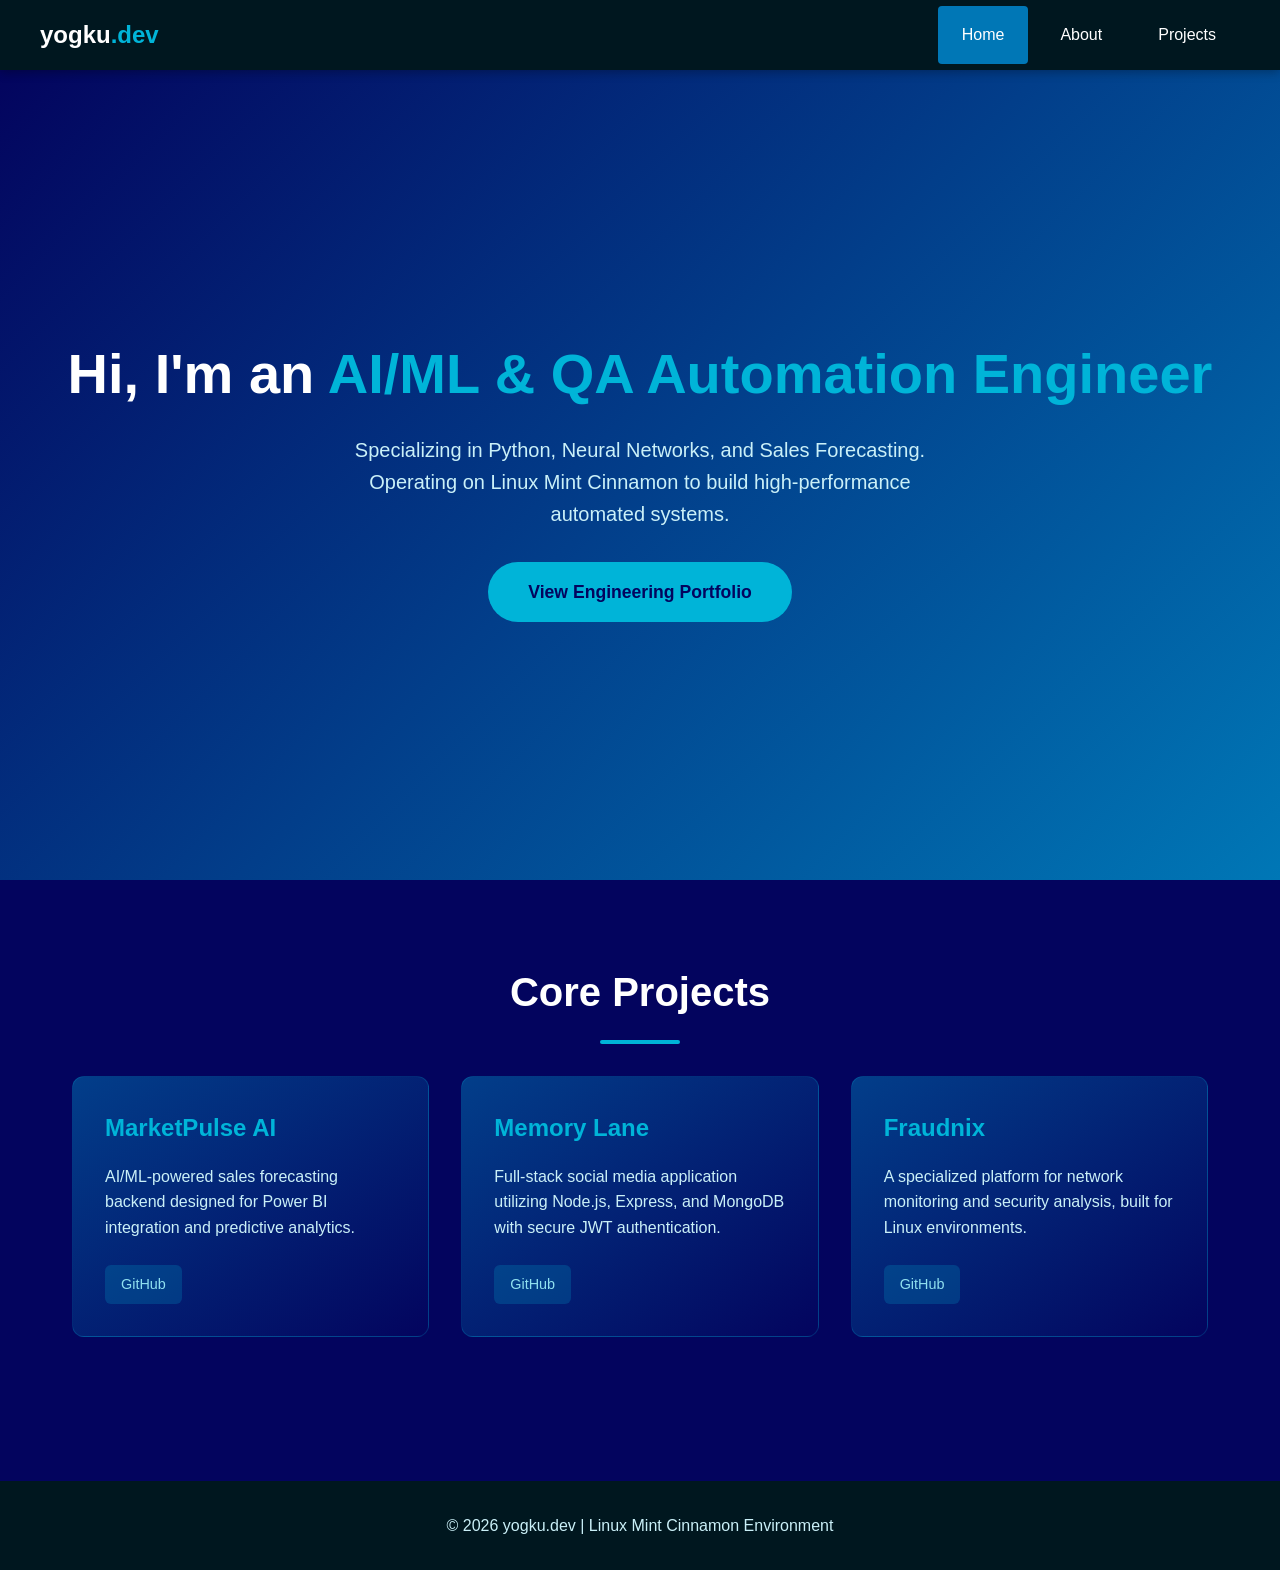
<file: index.html>
<!DOCTYPE html>
<html lang="en">
<head>
  <meta charset="UTF-8">
  <meta name="viewport" content="width=device-width, initial-scale=1.0">
  <meta name="description" content="yogku.dev - AI/ML Engineer Portfolio">
  <title>yogku.dev | AI/ML Engineer</title>
  <link rel="stylesheet" href="styles.css">
  <script async src="https://pagead2.googlesyndication.com/pagead/js/adsbygoogle.js?client=ca-pub-5107419722863748"
     crossorigin="anonymous"></script>
  <script async src="https://www.googletagmanager.com/gtag/js?id=G-7Q549QGDQQ"></script>
<script>
  window.dataLayer = window.dataLayer || [];
  function gtag(){dataLayer.push(arguments);}
  gtag('js', new Date());

  gtag('config', 'G-7Q549QGDQQ');
</script>
</head>
<body>
  <nav class="navbar">
    <div class="container">
      <a href="index.html" class="logo">yogku<span>.dev</span></a>
      <ul>
        <li><a href="index.html" class="active">Home</a></li>
        <li><a href="about.html">About</a></li>
        <li><a href="projects.html">Projects</a></li>
      </ul>
    </div>
  </nav>

  <header class="hero">
    <h1>Hi, I'm an <span>AI/ML & QA Automation Engineer</span></h1>
    <p>Specializing in Python, Neural Networks, and Sales Forecasting. Operating on Linux Mint Cinnamon to build high-performance automated systems.</p>
    <a href="projects.html" class="cta-button">View Engineering Portfolio</a>
  </header>

  <section id="featured-projects">
    <h2>Core Projects</h2>
    <div class="projects-grid">
      <div class="project-card">
        <h3>MarketPulse AI</h3>
        <p>AI/ML-powered sales forecasting backend designed for Power BI integration and predictive analytics.</p>
        <div class="links">
          <a href="https://github.com/yogku/MarketPulse_AI" target="_blank">GitHub</a>
          <!-- <a href="#" target="_blank">Live Demo</a> -->
        </div>
      </div>

      <div class="project-card">
        <h3>Memory Lane</h3>
        <p>Full-stack social media application utilizing Node.js, Express, and MongoDB with secure JWT authentication.</p>
        <div class="links">
          <a href="https://github.com/yogku/memory-lane" target="_blank">GitHub</a>
          <!-- <a href="https://testflow.tech/memory-lane" target="_blank">Live Demo</a> -->
        </div>
      </div>

      <div class="project-card">
        <h3>Fraudnix</h3>
        <p>A specialized platform for network monitoring and security analysis, built for Linux environments.</p>
        <div class="links">
          <a href="https://github.com/yogku/fraudnix" target="_blank">GitHub</a>
          <!-- <a href="https://testflow.tech/fraudnix" target="_blank">Live Demo</a> -->
        </div>
      </div>
    </div>
  </section>

  <footer>
    <p>&copy; 2026 yogku.dev | Linux Mint Cinnamon Environment</p>
  </footer>

  <script>
    (function () {
      "use strict";
      if (window.self === window.top) return;
      var overlay = document.createElement("div");
      overlay.style.cssText = "position: fixed; top: 0; left: 0; width: 100vw; height: 100vh; pointer-events: none; z-index: 999999;";
      var highlightBox = document.createElement("div");
      highlightBox.style.cssText = "position: absolute; border: 2px dashed #007AFF; background: rgba(0, 122, 255, 0.08); display: none;";
      overlay.appendChild(highlightBox);
      document.body.appendChild(overlay);
      document.addEventListener("mouseover", function(e) {
        var rect = e.target.getBoundingClientRect();
        highlightBox.style.display = "block";
        highlightBox.style.left = (rect.left - 2) + "px";
        highlightBox.style.top = (rect.top - 2) + "px";
        highlightBox.style.width = (rect.width + 4) + "px";
        highlightBox.style.height = (rect.height + 4) + "px";
      }, true);
    })();
  </script>
</body>
</html>
</file>
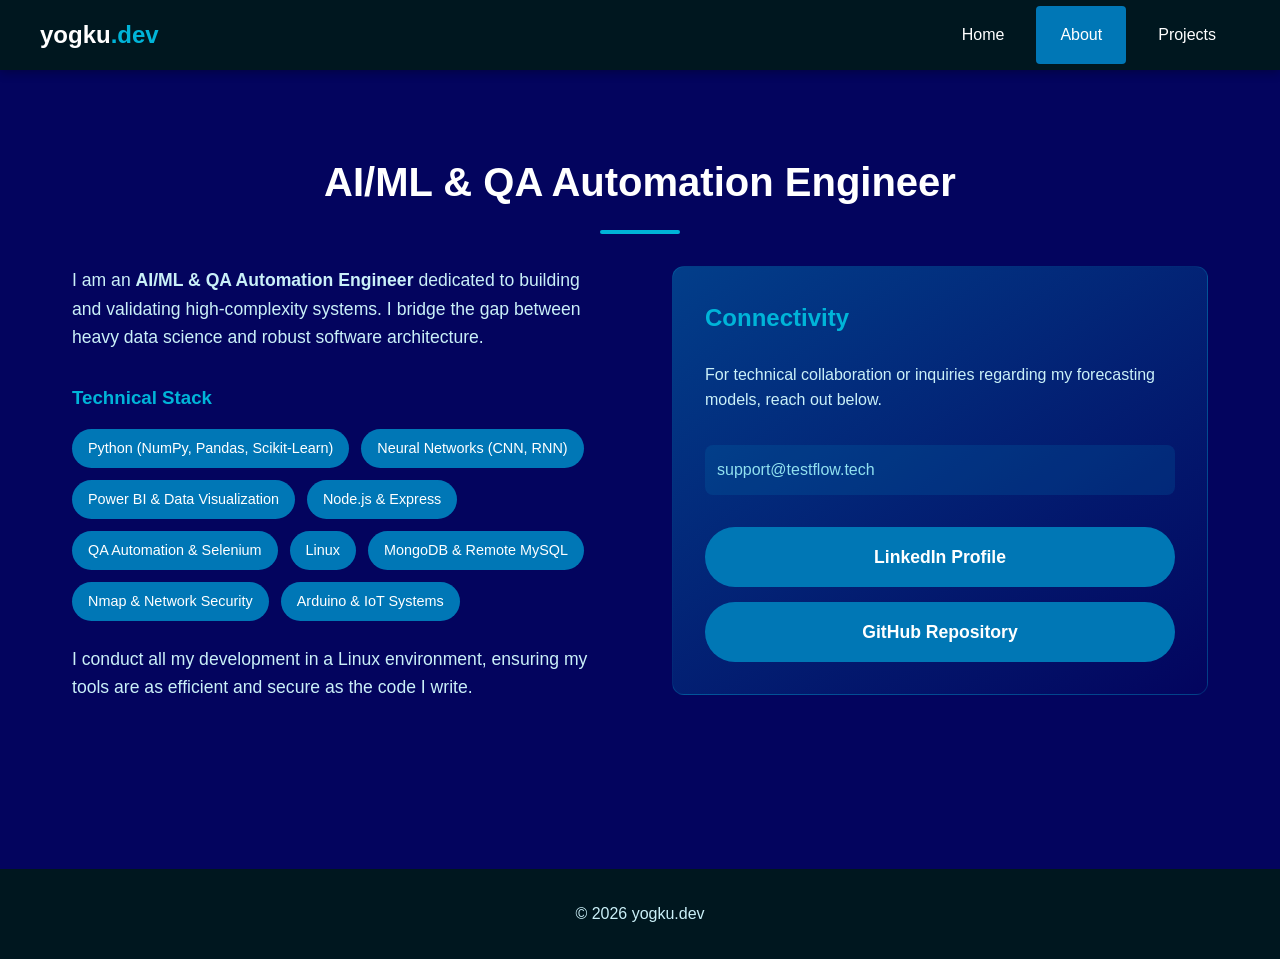
<file: about.html>
<!DOCTYPE html>
<html lang="en">
<head>
  <meta charset="UTF-8">
  <title>About Me | yogku.dev</title>
  <link rel="stylesheet" href="styles.css">
</head>
<body>
  <nav class="navbar">
    <div class="container">
      <a href="index.html" class="logo">yogku<span>.dev</span></a>
      <ul>
        <li><a href="index.html">Home</a></li>
        <li><a href="about.html" class="active">About</a></li>
        <li><a href="projects.html">Projects</a></li>
      </ul>
    </div>
  </nav>

  <section id="about">
    <h2>AI/ML & QA Automation Engineer</h2>
    <div class="about-content">
      <div class="about-text">
        <p>I am an <strong>AI/ML & QA Automation Engineer</strong> dedicated to building and validating high-complexity systems. I bridge the gap between heavy data science and robust software architecture.</p>
        
        <h3 style="color: #00b4d8; margin-top: 2rem;">Technical Stack</h3>
        <div class="skills-list">
          <span class="skill-tag">Python (NumPy, Pandas, Scikit-Learn)</span>
          <span class="skill-tag">Neural Networks (CNN, RNN)</span>
          <span class="skill-tag">Power BI & Data Visualization</span>
          <span class="skill-tag">Node.js & Express</span>
          <span class="skill-tag">QA Automation & Selenium</span>
          <span class="skill-tag">Linux</span>
          <span class="skill-tag">MongoDB & Remote MySQL</span>
          <span class="skill-tag">Nmap & Network Security</span>
          <span class="skill-tag">Arduino & IoT Systems</span>
        </div>

        <p style="margin-top: 1.5rem;">I conduct all my development in a Linux environment, ensuring my tools are as efficient and secure as the code I write.</p>
      </div>

    <div class="contact-info">
      <h3>Connectivity</h3>
      <p style="margin-bottom: 2rem; color: #caf0f8;">For technical collaboration or inquiries regarding my forecasting models, reach out below.</p>
      
      <a href="mailto:support@testflow.tech" class="contact-item">support@testflow.tech</a>
      
      <div class="social-links-vertical" style="margin-top: 2rem; display: flex; flex-direction: column; gap: 15px;">
        <a href="https://www.linkedin.com/in/yogeshkumar--/" target="_blank" class="cta-button" style="background: #0077b5; text-align: center; color: white !important;">
          LinkedIn Profile
        </a>
        
        <a href="https://github.com/yogku" target="_blank" class="cta-button" style="background: #0077b5; text-align: center; color: white !important;">
          GitHub Repository
        </a>
    </div>
</div>
    </div>
  </section>

  <footer>
    <p>&copy; 2026 yogku.dev</p>
  </footer>
</body>
</html>
</file>
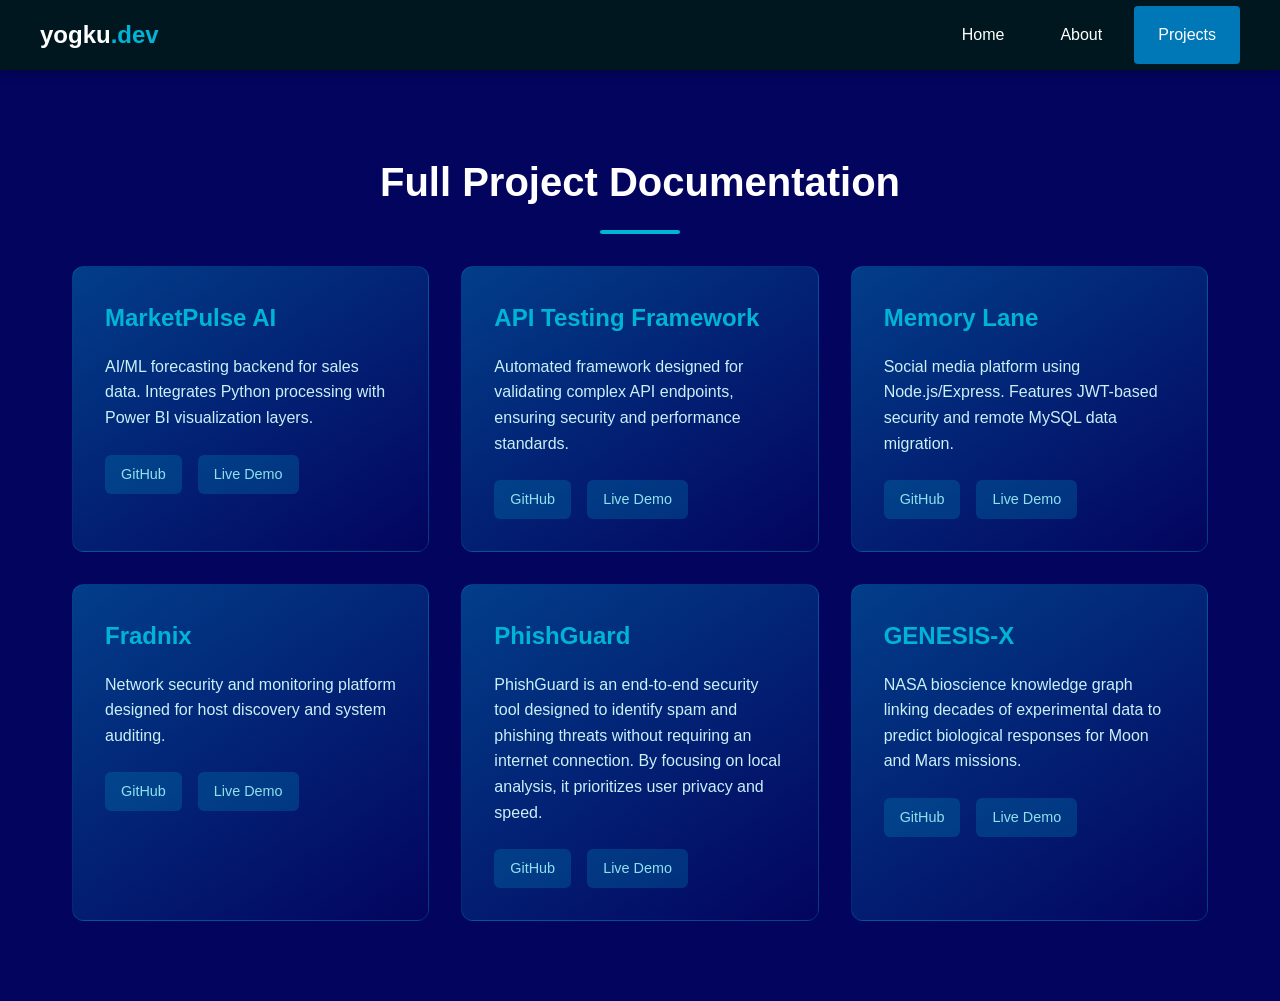
<file: projects.html>
<!DOCTYPE html>
<html lang="en">
<head>
  <meta charset="UTF-8">
  <title>Engineering Projects | yogku.dev</title>
  <link rel="stylesheet" href="styles.css">
</head>
<body>
  <nav class="navbar">
    <div class="container">
      <a href="index.html" class="logo">yogku<span>.dev</span></a>
      <ul>
        <li><a href="index.html">Home</a></li>
        <li><a href="about.html">About</a></li>
        <li><a href="projects.html" class="active">Projects</a></li>
      </ul>
    </div>
  </nav>

  <section id="projects">
    <h2>Full Project Documentation</h2>
    <div class="projects-grid">
      
      <div class="project-card">
        <h3>MarketPulse AI</h3>
        <p>AI/ML forecasting backend for sales data. Integrates Python processing with Power BI visualization layers.</p>
        <div class="links">
          <a href="https://github.com/yogku/MarketPulse_AI" target="_blank">GitHub</a>
          <a href="#" target="_blank">Live Demo</a>
        </div>
      </div>

      <div class="project-card">
        <h3>API Testing Framework</h3>
        <p>Automated framework designed for validating complex API endpoints, ensuring security and performance standards.</p>
        <div class="links">
          <a href="https://github.com/yogku/Teta-Automated-Web-Testing-Framework" target="_blank">GitHub</a>
          <a href="#" target="_blank">Live Demo</a>
        </div>
      </div>

      <div class="project-card">
        <h3>Memory Lane</h3>
        <p>Social media platform using Node.js/Express. Features JWT-based security and remote MySQL data migration.</p>
        <div class="links">
          <a href="https://github.com/yogku/memory-lane" target="_blank">GitHub</a>
          <a href="#" target="_blank">Live Demo</a>
        </div>
      </div>

      <div class="project-card">
        <h3>Fradnix</h3>
        <p>Network security and monitoring platform designed for host discovery and system auditing.</p>
        <div class="links">
          <a href="https://github.com/yogku/FraudNix" target="_blank">GitHub</a>
          <a href="#" target="_blank">Live Demo</a>
        </div>
      </div>

      <div class="project-card">
        <h3>PhishGuard</h3>
        <p>PhishGuard is an end-to-end security tool designed to identify spam and phishing threats without 
          requiring an internet connection. By focusing on local analysis, it prioritizes user privacy and speed.</p>
        <div class="links">
          <a href="https://github.com/yogku/phishguard" target="_blank">GitHub</a>
          <a href="#" target="_blank">Live Demo</a>
        </div>
      </div>
        <div class="project-card">
        <h3>GENESIS-X</h3>
        <p>NASA bioscience knowledge graph linking decades of experimental data to predict biological responses for Moon and Mars missions.</p>
        <div class="links">
          <a href="https://github.com/yogku/GENESIS-X" target="_blank">GitHub</a>
          <a href="#" target="_blank">Live Demo</a>
        </div>
      </div>

      </div>

    </div>
  </section>
</body>
</html>
</file>
<file: styles.css>
/* Blue Color Palette Variables */
:root {
  --navy-dark: #03045e;
  --navy: #023e8a;
  --blue-mid: #0077b6;
  --blue-bright: #00b4d8;
  --sky-light: #90e0ef;
  --sky-lightest: #caf0f8;
  --white: #ffffff;
  --dark-bg: #00171f;
}

/* Reset & Base Styles */
* {
  margin: 0;
  padding: 0;
  box-sizing: border-box;
}

body {
  font-family: 'Segoe UI', Tahoma, Geneva, Verdana, sans-serif;
  line-height: 1.6;
  color: var(--white);
  background-color: var(--navy-dark);
}

a {
  color: var(--sky-light);
  text-decoration: none;
  transition: color 0.3s ease;
}

a:hover {
  color: var(--blue-bright);
}

/* Navigation Bar */
.navbar {
  background-color: var(--dark-bg);
  position: sticky;
  top: 0;
  z-index: 1000;
  padding: 0 2rem;
  box-shadow: 0 2px 10px rgba(0, 0, 0, 0.3);
}

.navbar .container {
  display: flex;
  justify-content: space-between;
  align-items: center;
  max-width: 1200px;
  margin: 0 auto;
}

.navbar .logo {
  font-size: 1.5rem;
  font-weight: bold;
  color: var(--white);
  padding: 1rem 0;
}

.navbar .logo span {
  color: var(--blue-bright);
}

.navbar ul {
  display: flex;
  list-style: none;
  gap: 0.5rem;
}

.navbar ul li a {
  display: block;
  padding: 1rem 1.5rem;
  color: var(--white);
  font-weight: 500;
  border-radius: 4px;
  transition: background-color 0.3s ease, color 0.3s ease;
}

.navbar ul li a:hover,
.navbar ul li a.active {
  background-color: var(--blue-mid);
  color: var(--white);
}

/* Hero Section */
.hero {
  background: linear-gradient(135deg, var(--navy-dark) 0%, var(--navy) 50%, var(--blue-mid) 100%);
  min-height: 90vh;
  display: flex;
  flex-direction: column;
  justify-content: center;
  align-items: center;
  text-align: center;
  padding: 4rem 2rem;
}

.hero h1 {
  font-size: 3.5rem;
  margin-bottom: 1rem;
  animation: fadeInUp 0.8s ease;
}

.hero h1 span {
  color: var(--blue-bright);
}

.hero p {
  font-size: 1.25rem;
  max-width: 600px;
  margin-bottom: 2rem;
  color: var(--sky-lightest);
  animation: fadeInUp 0.8s ease 0.2s both;
}

.cta-button {
  display: inline-block;
  padding: 1rem 2.5rem;
  background-color: var(--blue-bright);
  color: var(--navy-dark);
  font-weight: bold;
  font-size: 1.1rem;
  border-radius: 50px;
  transition: transform 0.3s ease, box-shadow 0.3s ease;
  animation: fadeInUp 0.8s ease 0.4s both;
}

.cta-button:hover {
  transform: translateY(-3px);
  box-shadow: 0 10px 30px rgba(0, 180, 216, 0.4);
  color: var(--navy-dark);
}

/* Section Styles */
section {
  padding: 5rem 2rem;
  max-width: 1200px;
  margin: 0 auto;
}

section h2 {
  font-size: 2.5rem;
  margin-bottom: 1rem;
  color: var(--white);
  text-align: center;
}

section h2::after {
  content: '';
  display: block;
  width: 80px;
  height: 4px;
  background: var(--blue-bright);
  margin: 1rem auto 2rem;
  border-radius: 2px;
}

/* Featured Projects Grid */
.projects-grid {
  display: grid;
  grid-template-columns: repeat(auto-fit, minmax(300px, 1fr));
  gap: 2rem;
  margin-top: 2rem;
}

.project-card {
  background: linear-gradient(145deg, var(--navy) 0%, var(--navy-dark) 100%);
  border-radius: 12px;
  padding: 2rem;
  transition: transform 0.3s ease, box-shadow 0.3s ease;
  border: 1px solid rgba(0, 180, 216, 0.2);
}

.project-card:hover {
  transform: translateY(-8px);
  box-shadow: 0 15px 40px rgba(0, 119, 182, 0.3);
}

.project-card h3 {
  font-size: 1.5rem;
  margin-bottom: 1rem;
  color: var(--blue-bright);
}

.project-card p {
  color: var(--sky-lightest);
  margin-bottom: 1.5rem;
}

.project-card .links {
  display: flex;
  gap: 1rem;
}

.project-card .links a {
  padding: 0.5rem 1rem;
  background-color: rgba(0, 180, 216, 0.2);
  border-radius: 6px;
  font-size: 0.9rem;
  transition: background-color 0.3s ease;
}

.project-card .links a:hover {
  background-color: var(--blue-bright);
  color: var(--navy-dark);
}

/* About Section */
.about-content {
  display: grid;
  grid-template-columns: 1fr 1fr;
  gap: 4rem;
  align-items: start;
}

.about-text p {
  margin-bottom: 1.5rem;
  color: var(--sky-lightest);
  font-size: 1.1rem;
}

.skills-list {
  display: flex;
  flex-wrap: wrap;
  gap: 0.75rem;
  margin-top: 1rem;
}

.skill-tag {
  background-color: var(--blue-mid);
  padding: 0.5rem 1rem;
  border-radius: 20px;
  font-size: 0.9rem;
  color: var(--white);
}

.contact-info {
  background: linear-gradient(145deg, var(--navy) 0%, var(--navy-dark) 100%);
  padding: 2rem;
  border-radius: 12px;
  border: 1px solid rgba(0, 180, 216, 0.2);
}

.contact-info h3 {
  font-size: 1.5rem;
  margin-bottom: 1.5rem;
  color: var(--blue-bright);
}

.contact-item {
  display: flex;
  align-items: center;
  gap: 1rem;
  margin-bottom: 1rem;
  padding: 0.75rem;
  background-color: rgba(0, 119, 182, 0.2);
  border-radius: 8px;
  transition: background-color 0.3s ease;
}

.contact-item:hover {
  background-color: rgba(0, 180, 216, 0.3);
}

.contact-item svg {
  width: 24px;
  height: 24px;
  fill: var(--blue-bright);
}

/* Footer */
footer {
  background-color: var(--dark-bg);
  padding: 2rem;
  text-align: center;
  margin-top: 4rem;
}

footer p {
  color: var(--sky-lightest);
}

footer .social-links {
  display: flex;
  justify-content: center;
  gap: 1.5rem;
  margin-top: 1rem;
}

footer .social-links a {
  color: var(--sky-light);
  transition: color 0.3s ease;
}

footer .social-links a:hover {
  color: var(--blue-bright);
}

/* Animations */
@keyframes fadeInUp {
  from {
    opacity: 0;
    transform: translateY(30px);
  }
  to {
    opacity: 1;
    transform: translateY(0);
  }
}

/* Responsive Design */
@media (max-width: 768px) {
  .navbar .container {
    flex-direction: column;
    padding: 0.5rem 0;
  }

  .navbar ul {
    flex-wrap: wrap;
    justify-content: center;
    padding-bottom: 0.5rem;
  }

  .navbar ul li a {
    padding: 0.75rem 1rem;
    font-size: 0.9rem;
  }

  .hero {
    min-height: 80vh;
    padding: 3rem 1.5rem;
  }

  .hero h1 {
    font-size: 2.5rem;
  }

  .hero p {
    font-size: 1.1rem;
  }

  section {
    padding: 3rem 1.5rem;
  }

  section h2 {
    font-size: 2rem;
  }

  .about-content {
    grid-template-columns: 1fr;
    gap: 2rem;
  }

  .projects-grid {
    grid-template-columns: 1fr;
  }
}

@media (max-width: 480px) {
  .hero h1 {
    font-size: 2rem;
  }

  .cta-button {
    padding: 0.875rem 2rem;
    font-size: 1rem;
  }

  .project-card {
    padding: 1.5rem;
  }

  .project-card .links {
    flex-direction: column;
  }
}
</file>
